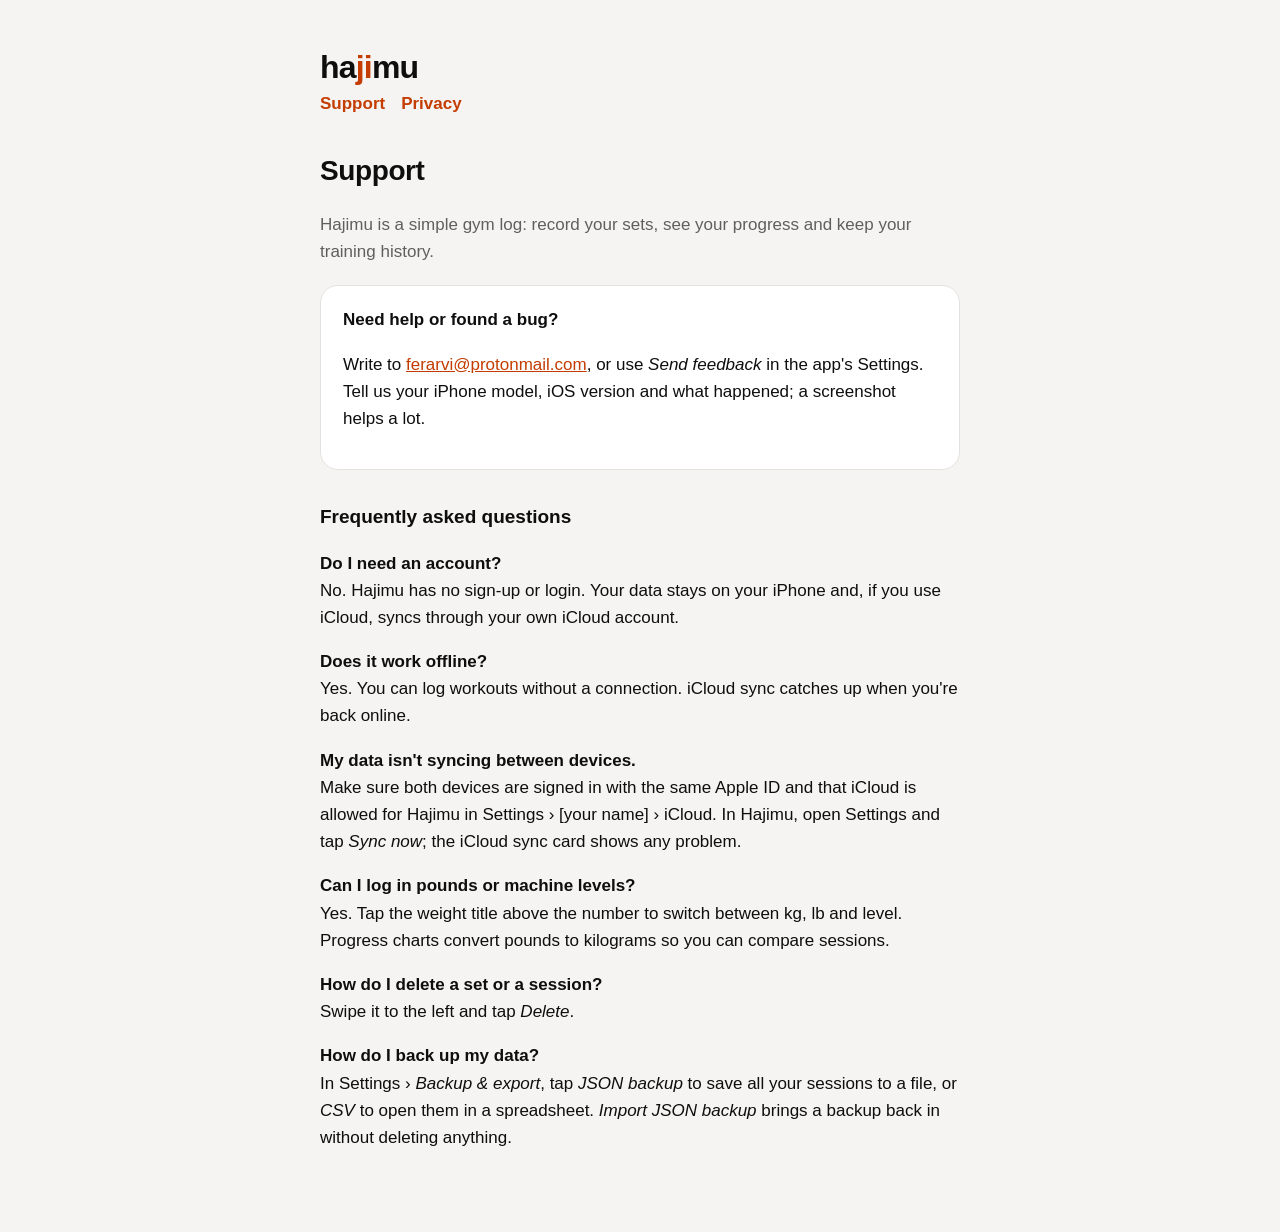
<file: index.html>
<!doctype html>
<html lang="en">
<head>
<meta charset="utf-8">
<meta name="viewport" content="width=device-width, initial-scale=1">
<title>Hajimu Support</title>
<link rel="stylesheet" href="style.css">
</head>
<body>
<main>
  <p class="brand">ha<span class="ji">ji</span>mu</p>
  <nav><a href="./">Support</a><a href="privacy.html">Privacy</a></nav>

  <h1>Support</h1>
  <p class="muted">Hajimu is a simple gym log: record your sets, see your progress and keep your training history.</p>

  <div class="card">
    <strong>Need help or found a bug?</strong>
    <p>Write to <a href="mailto:ferarvi@protonmail.com">ferarvi@protonmail.com</a>, or use <em>Send feedback</em> in the app's Settings. Tell us your iPhone model, iOS version and what happened; a screenshot helps a lot.</p>
  </div>

  <h2>Frequently asked questions</h2>

  <p><strong>Do I need an account?</strong><br>
  No. Hajimu has no sign-up or login. Your data stays on your iPhone and, if you use iCloud, syncs through your own iCloud account.</p>

  <p><strong>Does it work offline?</strong><br>
  Yes. You can log workouts without a connection. iCloud sync catches up when you're back online.</p>

  <p><strong>My data isn't syncing between devices.</strong><br>
  Make sure both devices are signed in with the same Apple ID and that iCloud is allowed for Hajimu in Settings › [your name] › iCloud. In Hajimu, open Settings and tap <em>Sync now</em>; the iCloud sync card shows any problem.</p>

  <p><strong>Can I log in pounds or machine levels?</strong><br>
  Yes. Tap the weight title above the number to switch between kg, lb and level. Progress charts convert pounds to kilograms so you can compare sessions.</p>

  <p><strong>How do I delete a set or a session?</strong><br>
  Swipe it to the left and tap <em>Delete</em>.</p>

  <p><strong>How do I back up my data?</strong><br>
  In Settings › <em>Backup &amp; export</em>, tap <em>JSON backup</em> to save all your sessions to a file, or <em>CSV</em> to open them in a spreadsheet. <em>Import JSON backup</em> brings a backup back in without deleting anything.</p>
</main>
</body>
</html>
</file>
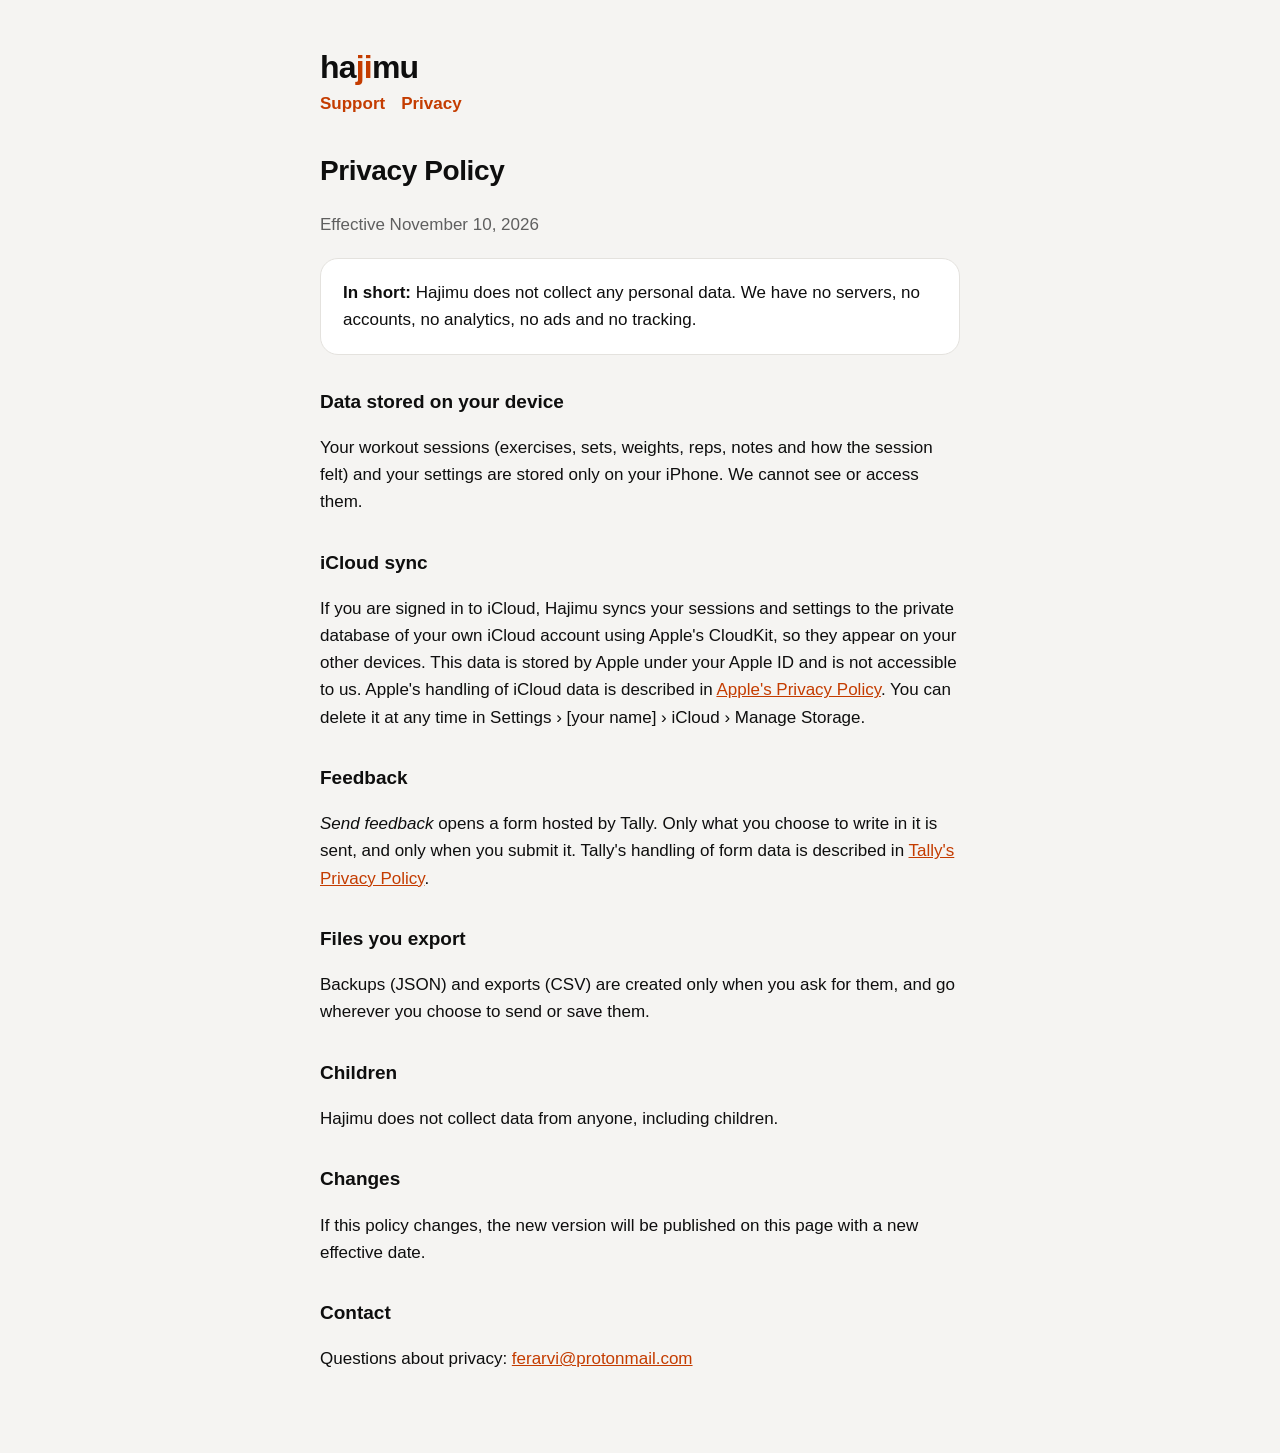
<file: privacy.html>
<!doctype html>
<html lang="en">
<head>
<meta charset="utf-8">
<meta name="viewport" content="width=device-width, initial-scale=1">
<title>Hajimu Privacy Policy</title>
<link rel="stylesheet" href="style.css">
</head>
<body>
<main>
  <p class="brand">ha<span class="ji">ji</span>mu</p>
  <nav><a href="./">Support</a><a href="privacy.html">Privacy</a></nav>

  <h1>Privacy Policy</h1>
  <p class="muted">Effective November 10, 2026</p>

  <div class="card">
    <strong>In short:</strong> Hajimu does not collect any personal data. We have no servers, no accounts, no analytics, no ads and no tracking.
  </div>

  <h2>Data stored on your device</h2>
  <p>Your workout sessions (exercises, sets, weights, reps, notes and how the session felt) and your settings are stored only on your iPhone. We cannot see or access them.</p>

  <h2>iCloud sync</h2>
  <p>If you are signed in to iCloud, Hajimu syncs your sessions and settings to the private database of your own iCloud account using Apple's CloudKit, so they appear on your other devices. This data is stored by Apple under your Apple ID and is not accessible to us. Apple's handling of iCloud data is described in <a href="https://www.apple.com/legal/privacy/">Apple's Privacy Policy</a>. You can delete it at any time in Settings › [your name] › iCloud › Manage Storage.</p>

  <h2>Feedback</h2>
  <p><em>Send feedback</em> opens a form hosted by Tally. Only what you choose to write in it is sent, and only when you submit it. Tally's handling of form data is described in <a href="https://tally.so/help/privacy-policy">Tally's Privacy Policy</a>.</p>

  <h2>Files you export</h2>
  <p>Backups (JSON) and exports (CSV) are created only when you ask for them, and go wherever you choose to send or save them.</p>

  <h2>Children</h2>
  <p>Hajimu does not collect data from anyone, including children.</p>

  <h2>Changes</h2>
  <p>If this policy changes, the new version will be published on this page with a new effective date.</p>

  <h2>Contact</h2>
  <p>Questions about privacy: <a href="mailto:ferarvi@protonmail.com">ferarvi@protonmail.com</a></p>
</main>
</body>
</html>
</file>
<file: style.css>
:root { --bg: #F5F4F2; --card: #FFFFFF; --text: #0E0E0E; --muted: #5F5F5F; --accent: #C43C00; --border: #E4E2DE; }
@media (prefers-color-scheme: dark) {
  :root { --bg: #121212; --card: #1E1E1E; --text: #F0F0F0; --muted: #A6A6A6; --accent: #FF7A3D; --border: #2E2E2E; }
}
* { box-sizing: border-box; }
body { margin: 0; background: var(--bg); color: var(--text); font: 17px/1.6 -apple-system, BlinkMacSystemFont, "Segoe UI", Roboto, sans-serif; }
main { max-width: 680px; margin: 0 auto; padding: 48px 20px 64px; }
.brand { font-size: 32px; font-weight: 800; letter-spacing: -0.8px; line-height: 38px; margin: 0 0 4px; }
.brand .ji { color: var(--accent); }
nav { margin: 0 0 32px; color: var(--muted); }
nav a { color: var(--accent); text-decoration: none; margin-right: 16px; font-weight: 600; }
h1 { font-size: 28px; letter-spacing: -0.4px; margin: 0 0 8px; }
h2 { font-size: 19px; margin: 32px 0 8px; }
p, li { color: var(--text); }
.muted { color: var(--muted); }
.card { background: var(--card); border: 1px solid var(--border); border-radius: 18px; padding: 20px 22px; margin: 20px 0; }
a { color: var(--accent); }
ul { padding-left: 22px; }
</file>
